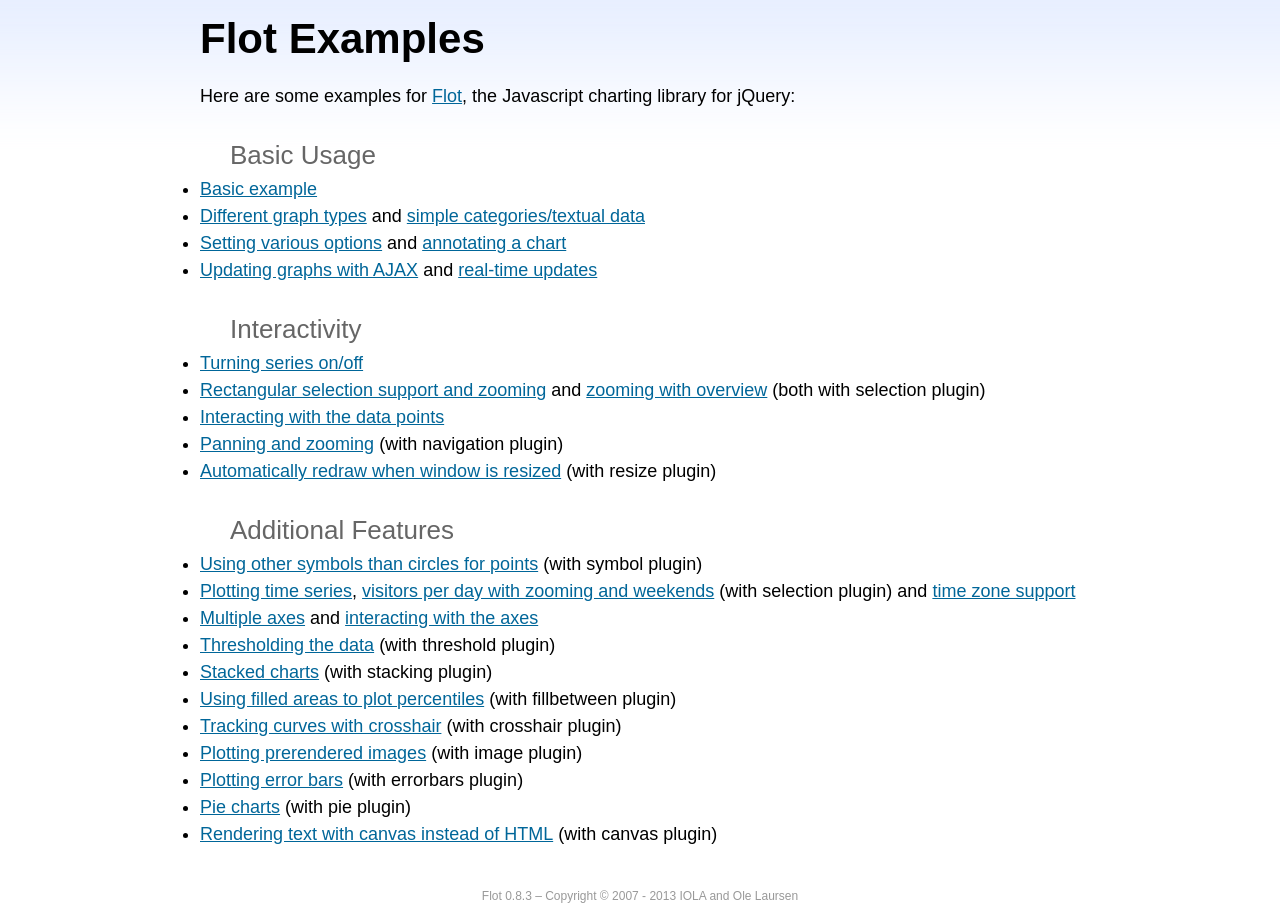
<file: skud/static/plugins/bower_components/flot/examples/index.html>
<!DOCTYPE html PUBLIC "-//W3C//DTD HTML 4.01//EN" "http://www.w3.org/TR/html4/strict.dtd">
<html>
<head>
	<meta http-equiv="Content-Type" content="text/html; charset=utf-8">
	<title>Flot Examples</title>
	<link href="examples.css" rel="stylesheet" type="text/css">
	<style>

	h3 {
		margin-top: 30px;
		margin-bottom: 5px;
	}

	</style>
	<script language="javascript" type="text/javascript" src="../jquery.js"></script>
	<script language="javascript" type="text/javascript" src="../jquery.flot.js"></script>
	<script type="text/javascript">

	$(function() {

		// Add the Flot version string to the footer

		$("#footer").prepend("Flot " + $.plot.version + " &ndash; ");
	});

	</script>
</head>
<body>

	<div id="header">
		<h2>Flot Examples</h2>
	</div>

	<div id="content">

		<p>Here are some examples for <a href="http://www.flotcharts.org">Flot</a>, the Javascript charting library for jQuery:</p>

		<h3>Basic Usage</h3>

		<ul>
			<li><a href="basic-usage/index.html">Basic example</a></li>
			<li><a href="series-types/index.html">Different graph types</a> and <a href="categories/index.html">simple categories/textual data</a></li>
			<li><a href="basic-options/index.html">Setting various options</a> and <a href="annotating/index.html">annotating a chart</a></li>
			<li><a href="ajax/index.html">Updating graphs with AJAX</a> and <a href="realtime/index.html">real-time updates</a></li>
		</ul>

		<h3>Interactivity</h3>

		<ul>
			<li><a href="series-toggle/index.html">Turning series on/off</a></li>
			<li><a href="selection/index.html">Rectangular selection support and zooming</a> and <a href="zooming/index.html">zooming with overview</a> (both with selection plugin)</li>
			<li><a href="interacting/index.html">Interacting with the data points</a></li>
			<li><a href="navigate/index.html">Panning and zooming</a> (with navigation plugin)</li>
			<li><a href="resize/index.html">Automatically redraw when window is resized</a> (with resize plugin)</li>
		</ul>

		<h3>Additional Features</h3>

		<ul>
			<li><a href="symbols/index.html">Using other symbols than circles for points</a> (with symbol plugin)</li>
			<li><a href="axes-time/index.html">Plotting time series</a>, <a href="visitors/index.html">visitors per day with zooming and weekends</a> (with selection plugin) and <a href="axes-time-zones/index.html">time zone support</a></li>
			<li><a href="axes-multiple/index.html">Multiple axes</a> and <a href="axes-interacting/index.html">interacting with the axes</a></li>
			<li><a href="threshold/index.html">Thresholding the data</a> (with threshold plugin)</li>
			<li><a href="stacking/index.html">Stacked charts</a> (with stacking plugin)</li>
			<li><a href="percentiles/index.html">Using filled areas to plot percentiles</a> (with fillbetween plugin)</li>
			<li><a href="tracking/index.html">Tracking curves with crosshair</a> (with crosshair plugin)</li>
			<li><a href="image/index.html">Plotting prerendered images</a> (with image plugin)</li>
			<li><a href="series-errorbars/index.html">Plotting error bars</a> (with errorbars plugin)</li>
			<li><a href="series-pie/index.html">Pie charts</a> (with pie plugin)</li>
			<li><a href="canvas/index.html">Rendering text with canvas instead of HTML</a> (with canvas plugin)</li>
		</ul>

	</div>

	<div id="footer">
		Copyright &copy; 2007 - 2013 IOLA and Ole Laursen
	</div>

</body>
</html>
</file>
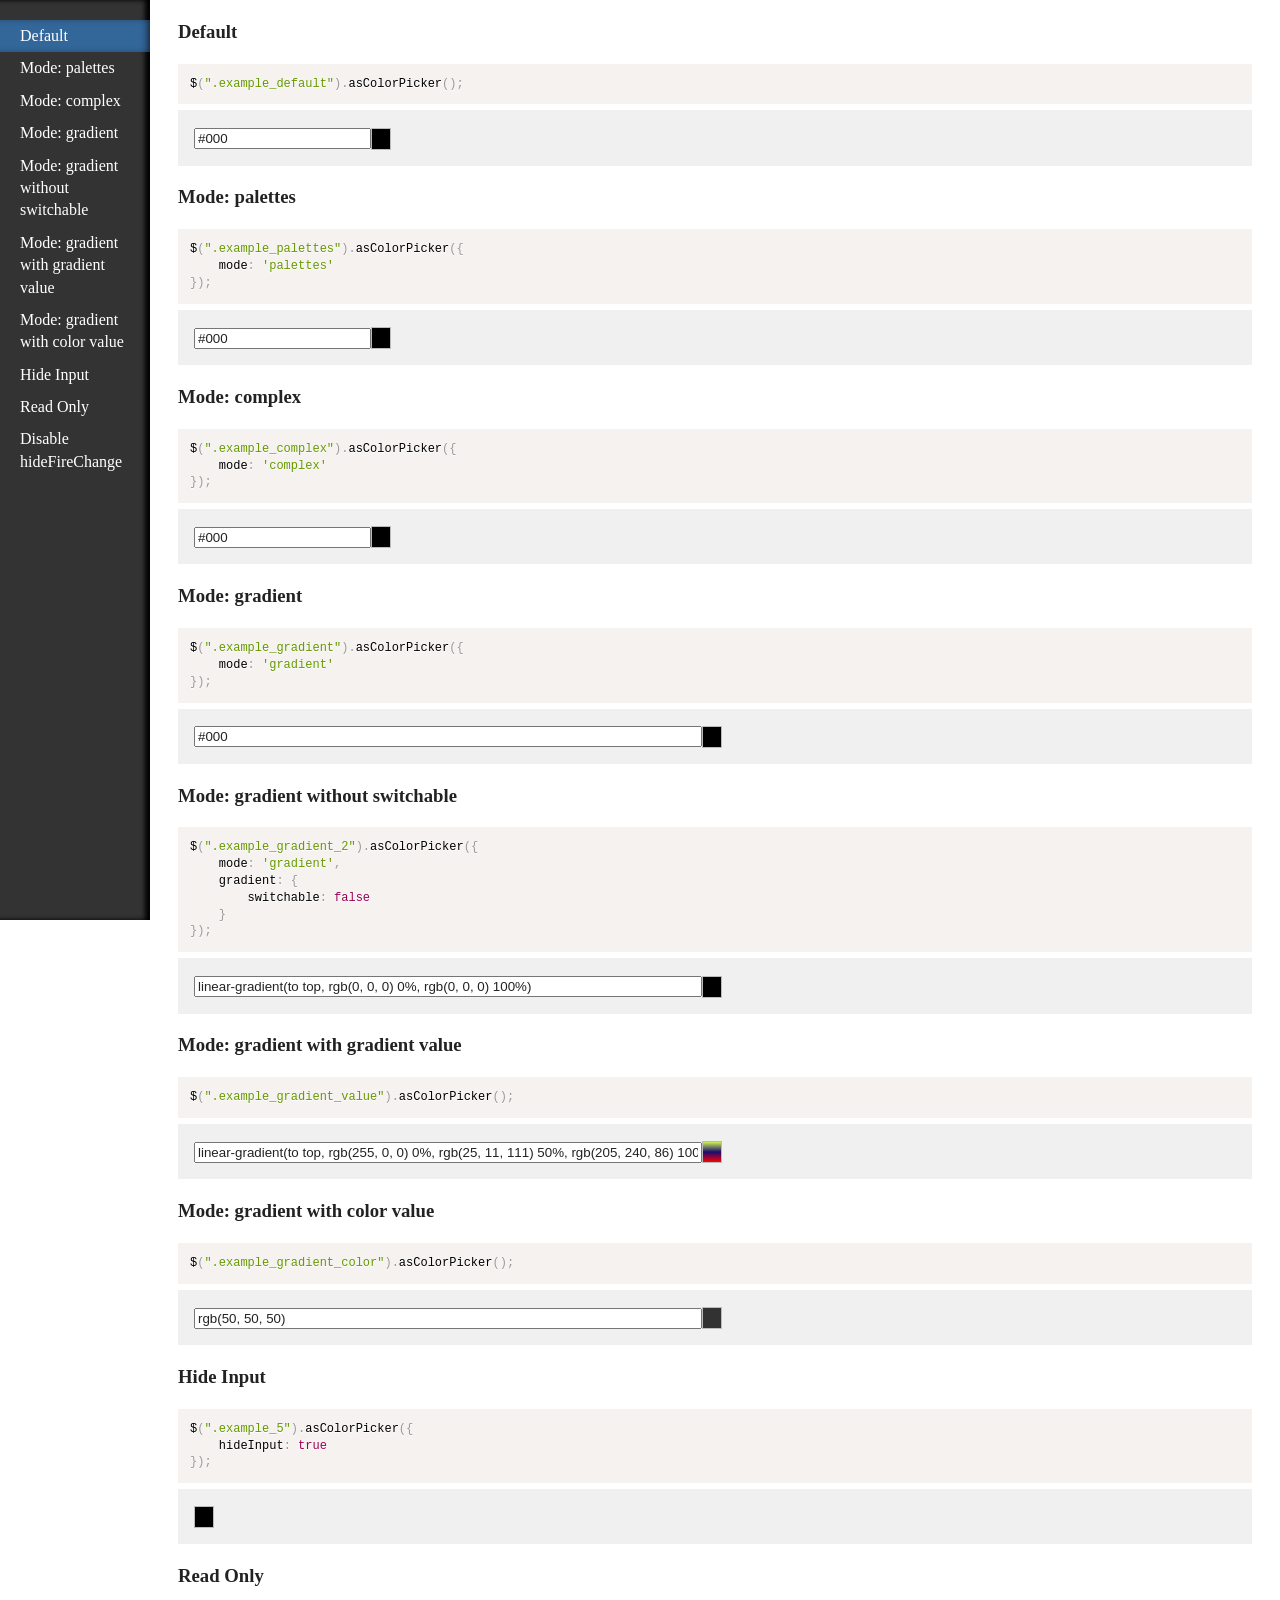
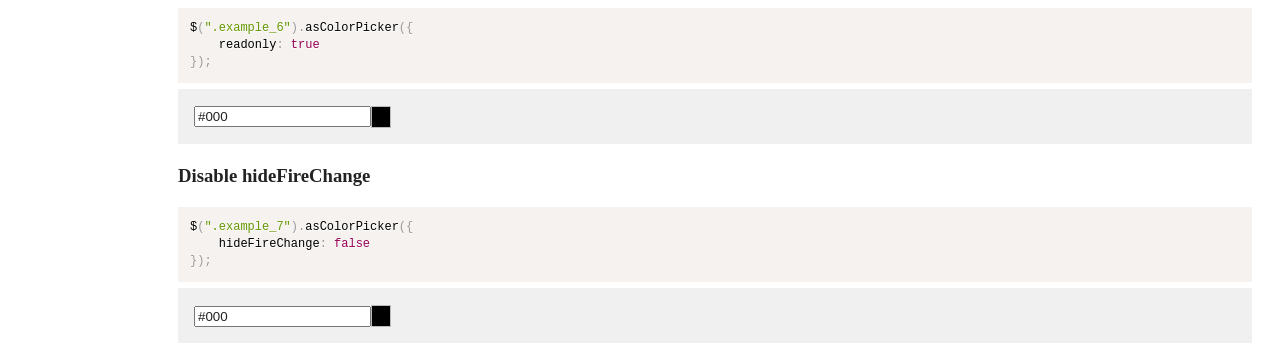
<file: skud/static/plugins/bower_components/jquery-asColorPicker-master/demo/index.html>
<!DOCTYPE html>
<!--[if lt IE 7]>      <html class="no-js lt-ie9 lt-ie8 lt-ie7"> <![endif]-->
<!--[if IE 7]>         <html class="no-js lt-ie9 lt-ie8"> <![endif]-->
<!--[if IE 8]>         <html class="no-js lt-ie9"> <![endif]-->
<!--[if gt IE 8]><!--> <html class="no-js"> <!--<![endif]-->
    <head>
        <meta charset="utf-8">
        <meta http-equiv="X-UA-Compatible" content="IE=edge,chrome=1">
        <title>asColorPicker</title>
        <meta name="description" content="">
        <meta name="viewport" content="width=device-width">

        <link rel="stylesheet" href="css/prism.css">
        <link rel="stylesheet" href="css/main.css">       
        <link rel="stylesheet" href="../css/asColorPicker.css">

        <script src="../libs/jquery.min.js"></script>
        <script src="js/jquery.toc.js"></script>
        <script src="js/prism.js"></script>

        <script src="../libs/jquery-asColor.js"></script>
		<script src="../libs/jquery-asGradient.js"></script>
        <script src="../src/core.js"></script>
        <script src="../src/trigger.js"></script>
        <script src="../src/alpha.js"></script>
        <script src="../src/buttons.js"></script>
        <script src="../src/gradient.js"></script>
        <script src="../src/hue.js"></script>
        <script src="../src/buttons.js"></script>
        <script src="../src/hex.js"></script>
        <script src="../src/info.js"></script>
        <script src="../src/keyboard.js"></script>
        <script src="../src/palettes.js"></script>
        <script src="../src/preview.js"></script>
        <script src="../src/saturation.js"></script>
        <script src="../src/clear.js"></script>
    </head>
<body>
<!--[if lt IE 7]>
    <p class="chromeframe">You are using an outdated browser. <a href="http://browsehappy.com/">Upgrade your browser today</a> or <a href="http://www.google.com/chromeframe/?redirect=true">install Google Chrome Frame</a> to better experience this site.</p>
<![endif]-->

<div id="toc"></div>
<div id="wrapper">
    <section>
        <h3>Default</h3>
        <pre class="has-example"><code class="language-javascript">
$(".example_default").asColorPicker();
        </code></pre>
        <div class="example">
            <input type='text' class="example_default" value="#000" />                
            <script>
                $(document).ready(function() {
                    $(".example_default").asColorPicker();
                });
            </script>
        </div>
    </section>

    <section>
        <h3>Mode: palettes</h3>
        <pre class="has-example"><code class="language-javascript">
$(".example_palettes").asColorPicker({
    mode: 'palettes'
});
        </code></pre>
        <div class="example">
            <input type='text' class="example_palettes" data-mode="palettes" value="#000" />                
            <script>
                $(document).ready(function() {
                    $(".example_palettes").asColorPicker();
                });
            </script>
        </div>
    </section>

    <section>
        <h3>Mode: complex</h3>
        <pre class="has-example"><code class="language-javascript">
$(".example_complex").asColorPicker({
    mode: 'complex'
});
        </code></pre>
        <div class="example">
            <input type='text' class="example_complex" data-mode="complex" value="#000" />                
            <script>
                $(document).ready(function() {
                    $(".example_complex").asColorPicker();
                });
            </script>
        </div>
    </section>

    <section>
        <h3>Mode: gradient</h3>
        <pre class="has-example"><code class="language-javascript">
$(".example_gradient").asColorPicker({
    mode: 'gradient'
});
        </code></pre>
        <div class="example">
            <input type='text' class="example_gradient" data-mode="gradient" value="#000" style="width: 500px" />                
            <script>
                $(document).ready(function() {
                    $(".example_gradient").asColorPicker();
                });
            </script>
        </div>
    </section>

    <section>
        <h3>Mode: gradient without switchable</h3>
        <pre class="has-example"><code class="language-javascript">
$(".example_gradient_2").asColorPicker({
    mode: 'gradient',
    gradient: {
        switchable: false
    }
});
        </code></pre>
        <div class="example">
            <input type='text' class="example_gradient_2" data-mode="gradient" value="#000" style="width: 500px" />                
            <script>
                $(document).ready(function() {
                    $(".example_gradient_2").asColorPicker({
                        gradient: {
                            switchable: false
                        }
                    });
                });
            </script>
        </div>
    </section>

    <section>
        <h3>Mode: gradient with gradient value</h3>
        <pre class="has-example"><code class="language-javascript">
$(".example_gradient_value").asColorPicker();
        </code></pre>
        <div class="example">
            <input type='text' class="example_gradient_value" data-mode="gradient" value="linear-gradient(0deg,#ff0000 0%,rgba(25,11,111,1) 50%,rgba(205,240,86,1) 100%)" style="width: 500px" />                
            <script>
                $(document).ready(function() {
                    $(".example_gradient_value").asColorPicker();
                });
            </script>
        </div>
    </section>

    <section>
        <h3>Mode: gradient with color value</h3>
        <pre class="has-example"><code class="language-javascript">
$(".example_gradient_color").asColorPicker();
        </code></pre>
        <div class="example">
            <input type='text' class="example_gradient_color" data-mode="gradient" value="rgb(50, 50, 50)" style="width: 500px" />                
            <script>
                $(document).ready(function() {
                    $(".example_gradient_color").asColorPicker();
                });
            </script>
        </div>
    </section>


    <section>
        <h3>Hide Input</h3>
        <pre class="has-example"><code class="language-javascript">
$(".example_5").asColorPicker({
    hideInput: true
});
        </code></pre>
        <div class="example">
            <input type='text' class="example_5" value="#000" />                
            <script>
                $(document).ready(function() {
                    $(".example_5").asColorPicker({
                        hideInput: true
                    });
                });
            </script>
        </div>
    </section>

    <section>
        <h3>Read Only</h3>
        <pre class="has-example"><code class="language-javascript">
$(".example_6").asColorPicker({
    readonly: true
});
        </code></pre>
        <div class="example">
            <input type='text' class="example_6" value="#000" />                
            <script>
                $(document).ready(function() {
                    $(".example_6").asColorPicker({
                        readonly: true
                    });
                });
            </script>
        </div>
    </section>
    <section>
        <h3>Disable hideFireChange</h3>
        <pre class="has-example"><code class="language-javascript">
$(".example_7").asColorPicker({
    hideFireChange: false
});
        </code></pre>
        <div class="example">
            <input type='text' class="example_7" value="#000" />                
            <script>
                $(document).ready(function() {
                    $(".example_7").asColorPicker({
                        hideFireChange: false
                    });
                });
            </script>
        </div>
    </section>
</div>

<script>
(function(){
    $('#toc').toc();
    })();
</script>
</body>
</html>
</file>
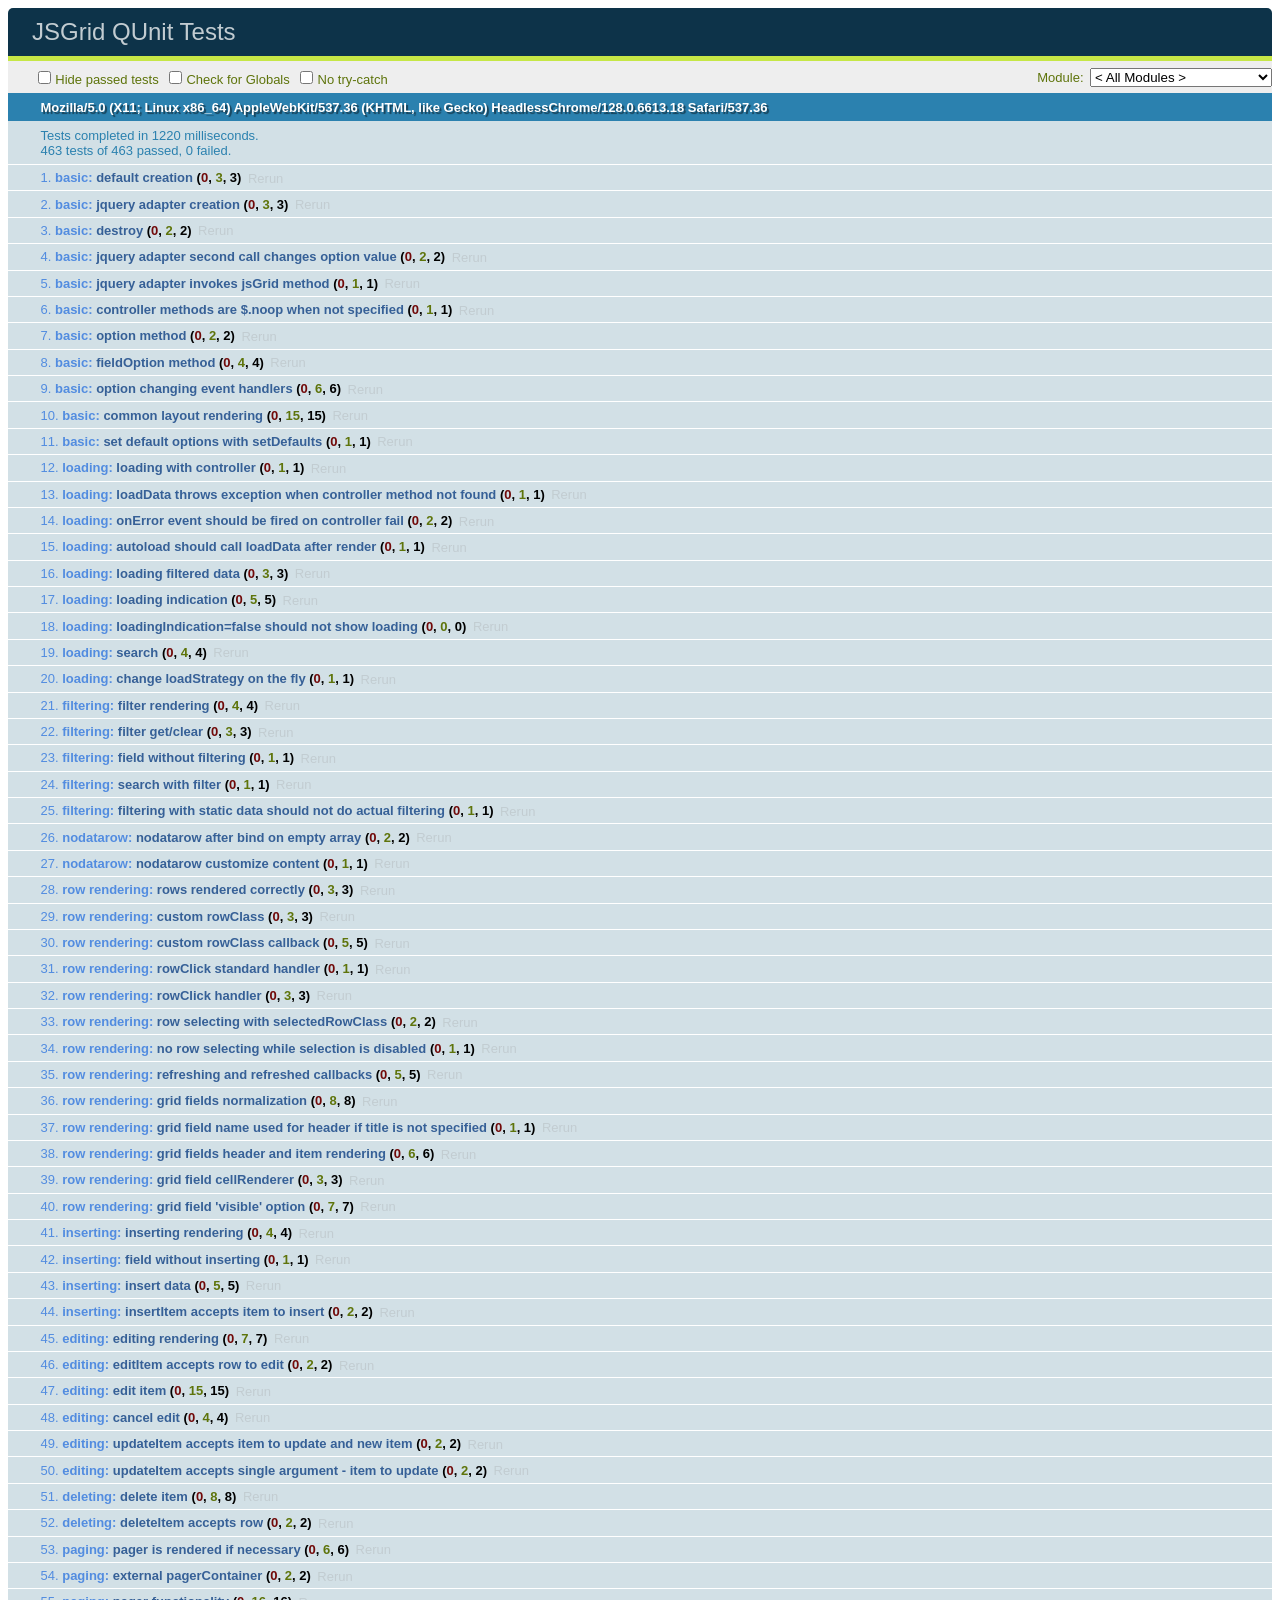
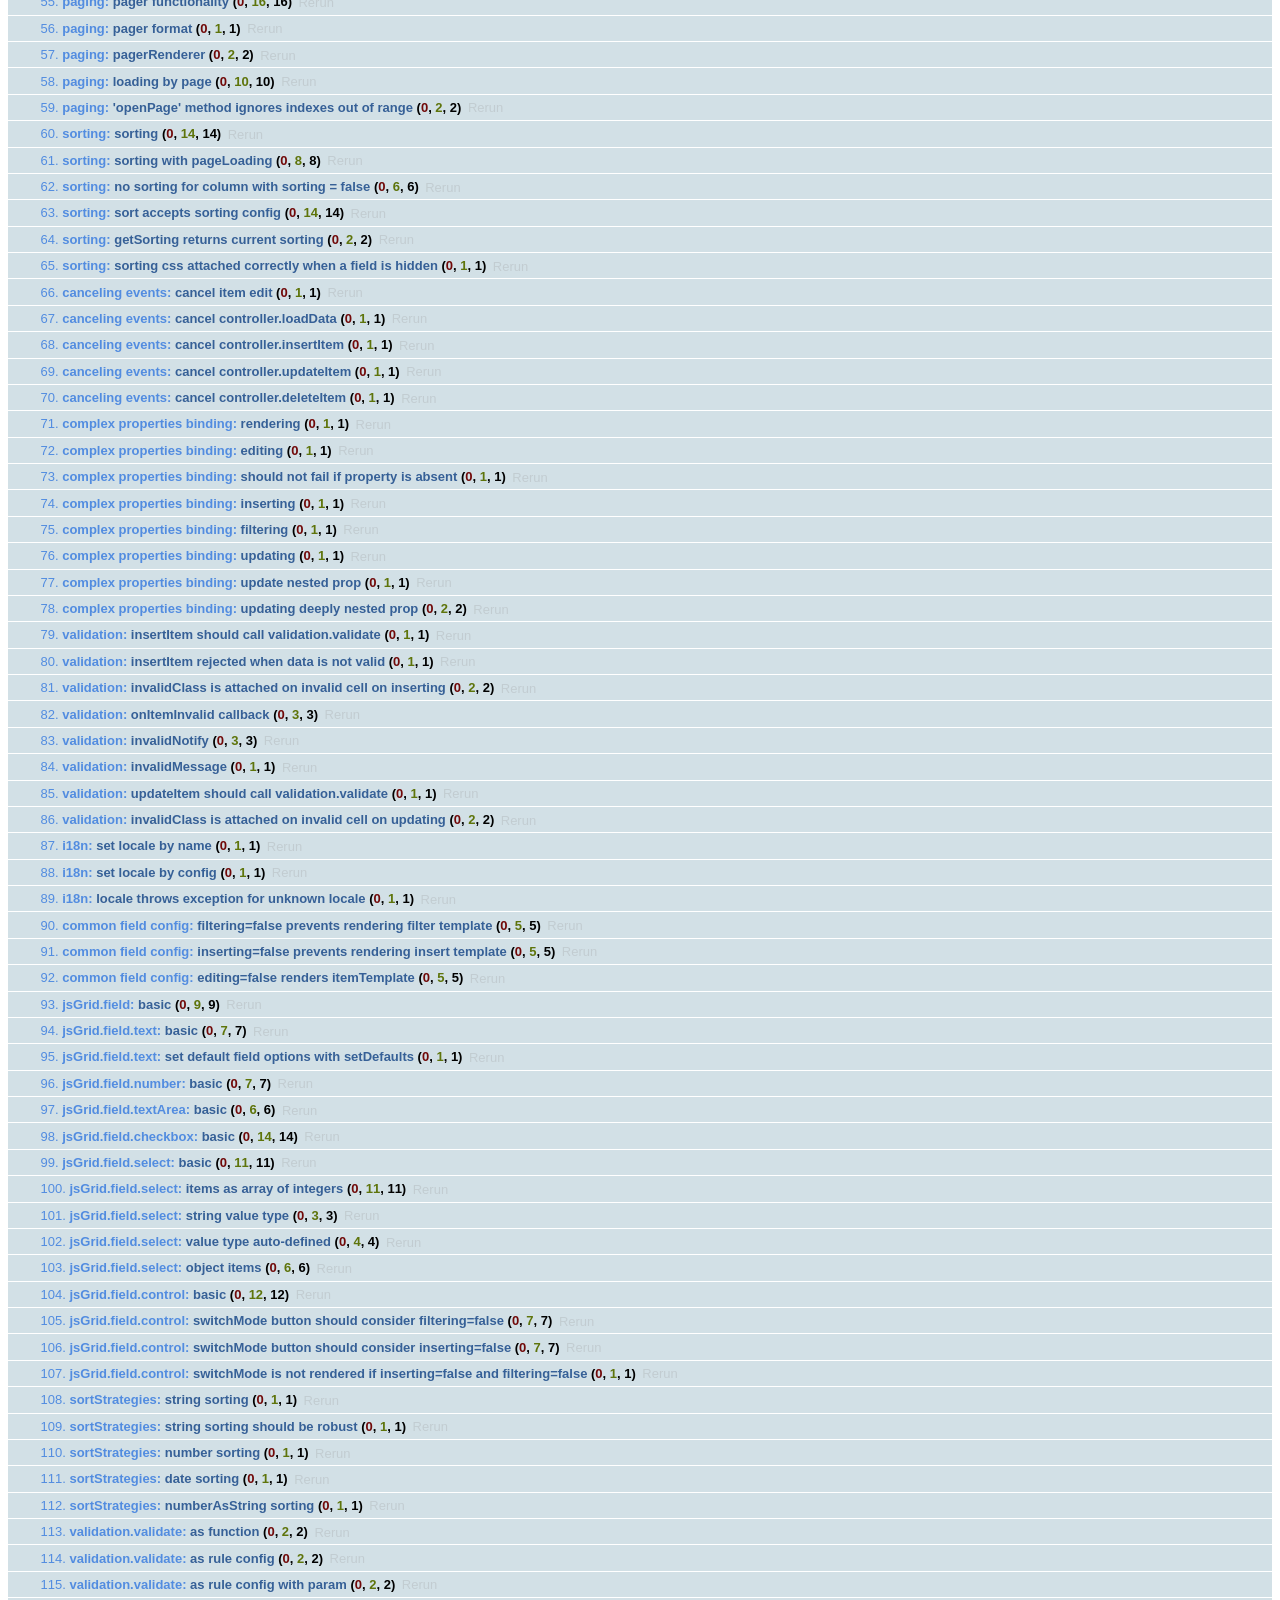
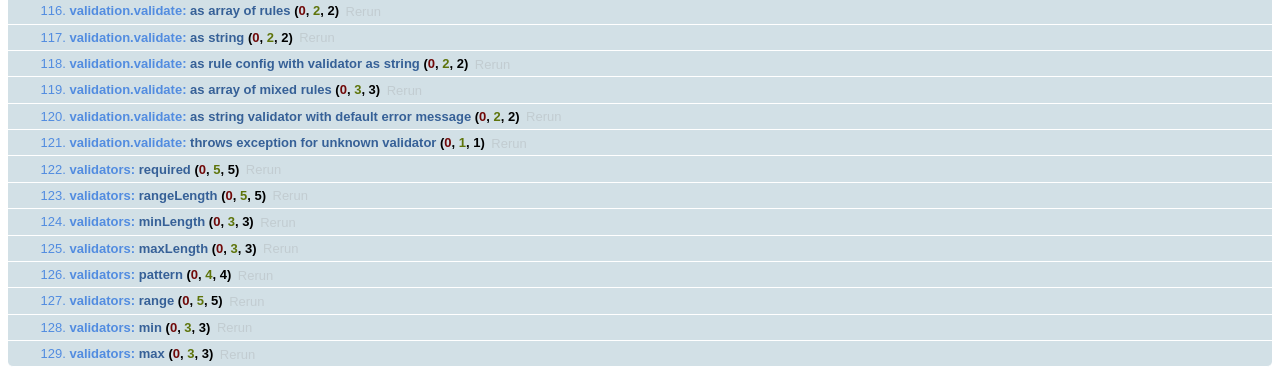
<file: skud/static/plugins/bower_components/jsgrid/tests/index.html>
<!DOCTYPE html>
<html>
<head>
    <meta charset="utf-8">
    <title>JSGrid QUnit Tests</title>
    <link rel="stylesheet" href="../external/qunit/qunit-1.10.0.css">
</head>
<body>
    <div id="qunit"></div>

    <div id="qunit-fixture">
        <div id="jsGrid"></div>
    </div>

    <script src="../external/qunit/qunit-1.10.0.js"></script>

    <script src="../external/jquery/jquery-1.8.3.js"></script>

    <script src="../src/jsgrid.core.js"></script>
    <script src="../src/jsgrid.load-indicator.js"></script>
    <script src="../src/jsgrid.load-strategies.js"></script>
    <script src="../src/jsgrid.sort-strategies.js"></script>
    <script src="../src/jsgrid.validation.js"></script>
    <script src="../src/jsgrid.field.js"></script>
    <script src="../src/fields/jsgrid.field.text.js"></script>
    <script src="../src/fields/jsgrid.field.number.js"></script>
    <script src="../src/fields/jsgrid.field.textarea.js"></script>
    <script src="../src/fields/jsgrid.field.checkbox.js"></script>
    <script src="../src/fields/jsgrid.field.select.js"></script>
    <script src="../src/fields/jsgrid.field.control.js"></script>

    <script src="jsgrid.tests.js"></script>
    <script src="jsgrid.field.tests.js"></script>
    <script src="jsgrid.sort-strategies.tests.js"></script>
    <script src="jsgrid.validation.tests.js"></script>
</body>
</html>
</file>
<file: skud/static/plugins/bower_components/flot/examples/examples.css>
* {	padding: 0; margin: 0; vertical-align: top; }

body {
	background: url(background.png) repeat-x;
	font: 18px/1.5em "proxima-nova", Helvetica, Arial, sans-serif;
}

a {	color: #069; }
a:hover { color: #28b; }

h2 {
	margin-top: 15px;
	font: normal 32px "omnes-pro", Helvetica, Arial, sans-serif;
}

h3 {
	margin-left: 30px;
	font: normal 26px "omnes-pro", Helvetica, Arial, sans-serif;
	color: #666;
}

p {
	margin-top: 10px;
}

button {
	font-size: 18px;
	padding: 1px 7px;
}

input {
	font-size: 18px;
}

input[type=checkbox] {
	margin: 7px;
}

#header {
	position: relative;
	width: 900px;
	margin: auto;
}

#header h2 {
	margin-left: 10px;
	vertical-align: middle;
	font-size: 42px;
	font-weight: bold;
	text-decoration: none;
	color: #000;
}

#content {
	width: 880px;
	margin: 0 auto;
	padding: 10px;
}

#footer {
	margin-top: 25px;
	margin-bottom: 10px;
	text-align: center;
	font-size: 12px;
	color: #999;
}

.demo-container {
	box-sizing: border-box;
	width: 850px;
	height: 450px;
	padding: 20px 15px 15px 15px;
	margin: 15px auto 30px auto;
	border: 1px solid #ddd;
	background: #fff;
	background: linear-gradient(#f6f6f6 0, #fff 50px);
	background: -o-linear-gradient(#f6f6f6 0, #fff 50px);
	background: -ms-linear-gradient(#f6f6f6 0, #fff 50px);
	background: -moz-linear-gradient(#f6f6f6 0, #fff 50px);
	background: -webkit-linear-gradient(#f6f6f6 0, #fff 50px);
	box-shadow: 0 3px 10px rgba(0,0,0,0.15);
	-o-box-shadow: 0 3px 10px rgba(0,0,0,0.1);
	-ms-box-shadow: 0 3px 10px rgba(0,0,0,0.1);
	-moz-box-shadow: 0 3px 10px rgba(0,0,0,0.1);
	-webkit-box-shadow: 0 3px 10px rgba(0,0,0,0.1);
}

.demo-placeholder {
	width: 100%;
	height: 100%;
	font-size: 14px;
	line-height: 1.2em;
}

.legend table {
	border-spacing: 5px;
}
</file>
<file: skud/static/plugins/bower_components/jquery-asColorPicker-master/demo/css/prism.css>
/**
 * prism.js default theme for JavaScript, CSS and HTML
 * Based on dabblet (http://dabblet.com)
 * @author Lea Verou
 */

code[class*="language-"],
pre[class*="language-"] {
	color: black;
	text-shadow: 0 1px white;
	font-family: Consolas, Monaco, 'Andale Mono', monospace;
	direction: ltr;
	text-align: left;
	white-space: pre;
	word-spacing: normal;
	
	-moz-tab-size: 4;
	-o-tab-size: 4;
	tab-size: 4;
	
	-webkit-hyphens: none;
	-moz-hyphens: none;
	-ms-hyphens: none;
	hyphens: none;
}

/* Code blocks */
pre[class*="language-"] {
	padding: 1em;
	margin: .5em 0;
	overflow: auto;	
}

:not(pre) > code[class*="language-"],
pre[class*="language-"] {
	background: #f5f2f0;
}

/* Inline code */
:not(pre) > code[class*="language-"] {
	padding: .1em;
	border-radius: .3em;
}

.token.comment,
.token.prolog,
.token.doctype,
.token.cdata {
	color: slategray;
}

.token.punctuation {
	color: #999;
}

.namespace {
	opacity: .7;
}

.token.property,
.token.tag,
.token.boolean,
.token.number {
	color: #905;
}

.token.selector,
.token.attr-name,
.token.string {
	color: #690;
}

.token.operator,
.token.entity,
.token.url,
.language-css .token.string,
.style .token.string {
	color: #a67f59;
	background: hsla(0,0%,100%,.5);
}

.token.atrule,
.token.attr-value,
.token.keyword {
	color: #07a;
}


.token.regex,
.token.important {
	color: #e90;
}

.token.important {
	font-weight: bold;
}

.token.entity {
	cursor: help;
}
</file>
<file: skud/static/plugins/bower_components/jquery-asColorPicker-master/demo/css/main.css>
/*
 * HTML5 Boilerplate
 *
 * What follows is the result of much research on cross-browser styling.
 * Credit left inline and big thanks to Nicolas Gallagher, Jonathan Neal,
 * Kroc Camen, and the H5BP dev community and team.
 */

/* ==========================================================================
   Base styles: opinionated defaults
   ========================================================================== */

html,
button,
input,
select,
textarea {
    color: #222;
}

body {
    font-size: 1em;
    line-height: 1.4;
}

/*
 * Remove text-shadow in selection highlight: h5bp.com/i
 * These selection declarations have to be separate.
 * Customize the background color to match your design.
 */

::-moz-selection {
    background: #b3d4fc;
    text-shadow: none;
}

::selection {
    background: #b3d4fc;
    text-shadow: none;
}

/*
 * A better looking default horizontal rule
 */

hr {
    display: block;
    height: 1px;
    border: 0;
    border-top: 1px solid #ccc;
    margin: 1em 0;
    padding: 0;
}

/*
 * Remove the gap between images and the bottom of their containers: h5bp.com/i/440
 */

img {
    vertical-align: middle;
}

/*
 * Remove default fieldset styles.
 */

fieldset {
    border: 0;
    margin: 0;
    padding: 0;
}

/*
 * Allow only vertical resizing of textareas.
 */

textarea {
    resize: vertical;
}

/* ==========================================================================
   Chrome Frame prompt
   ========================================================================== */

.chromeframe {
    margin: 0.2em 0;
    background: #ccc;
    color: #000;
    padding: 0.2em 0;
}

/* ==========================================================================
   Author's custom styles
   ========================================================================== */
#toc {
    top: 0px;
    left: 0px;
    height: 100%;
    position: fixed;
    background: #333;
    box-shadow: inset -5px 0 5px 0px #000;
    width: 150px;
    padding-top: 20px;
    color: #fff;
}

#toc ul {
    margin: 0;
    padding: 0;
    list-style: none;
}

#toc li {
    padding: 5px 10px;
}

#toc a {
    color: #fff;
    text-decoration: none;
    display: block;
}

#toc .toc-h2 {
    padding-left: 10px;
}

#toc .toc-h3 {
    padding-left: 20px;
}

#toc .toc-active {
    background: #336699;
    box-shadow: inset -5px 0px 10px -5px #000;
}

#wrapper {
    margin: 0 20px 0 170px;
}
code, pre {
    font-size: 12px;
}


.example {
    background-color: #f0f0f0;
    margin-top: 0;
    padding: 1em;
}



/* positons */
.position_tooltip,.show {
    margin: 0.5em;
    background: #ddddff;
    padding: 10px;
    cursor: default;
    float:left;
    width: 100px;
    text-align: center;
}
.show {
    width: auto;
}
.trace {
    width: 200px;
    height: 100px;
}
.positon_wrap {
    overflow: hidden;
}
.position_tooltip:nth-child(3n+1){
    clear:left;
}








/* ==========================================================================
   Helper classes
   ========================================================================== */

/*
 * Image replacement
 */

.ir {
    background-color: transparent;
    border: 0;
    overflow: hidden;
    /* IE 6/7 fallback */
    *text-indent: -9999px;
}

.ir:before {
    content: "";
    display: block;
    width: 0;
    height: 100%;
}

/*
 * Hide from both screenreaders and browsers: h5bp.com/u
 */

.hidden {
    display: none !important;
    visibility: hidden;
}

/*
 * Hide only visually, but have it available for screenreaders: h5bp.com/v
 */

.visuallyhidden {
    border: 0;
    clip: rect(0 0 0 0);
    height: 1px;
    margin: -1px;
    overflow: hidden;
    padding: 0;
    position: absolute;
    width: 1px;
}

/*
 * Extends the .visuallyhidden class to allow the element to be focusable
 * when navigated to via the keyboard: h5bp.com/p
 */

.visuallyhidden.focusable:active,
.visuallyhidden.focusable:focus {
    clip: auto;
    height: auto;
    margin: 0;
    overflow: visible;
    position: static;
    width: auto;
}

/*
 * Hide visually and from screenreaders, but maintain layout
 */

.invisible {
    visibility: hidden;
}

/*
 * Clearfix: contain floats
 *
 * For modern browsers
 * 1. The space content is one way to avoid an Opera bug when the
 *    `contenteditable` attribute is included anywhere else in the document.
 *    Otherwise it causes space to appear at the top and bottom of elements
 *    that receive the `clearfix` class.
 * 2. The use of `table` rather than `block` is only necessary if using
 *    `:before` to contain the top-margins of child elements.
 */

.clearfix:before,
.clearfix:after {
    content: " "; /* 1 */
    display: table; /* 2 */
}

.clearfix:after {
    clear: both;
}

/*
 * For IE 6/7 only
 * Include this rule to trigger hasLayout and contain floats.
 */

.clearfix {
    *zoom: 1;
}

/* ==========================================================================
   EXAMPLE Media Queries for Responsive Design.
   Theses examples override the primary ('mobile first') styles.
   Modify as content requires.
   ========================================================================== */

@media only screen and (min-width: 35em) {
    /* Style adjustments for viewports that meet the condition */
}

@media only screen and (-webkit-min-device-pixel-ratio: 1.5),
       only screen and (min-resolution: 144dpi) {
    /* Style adjustments for high resolution devices */
}

/* ==========================================================================
   Print styles.
   Inlined to avoid required HTTP connection: h5bp.com/r
   ========================================================================== */

@media print {
    * {
        background: transparent !important;
        color: #000 !important; /* Black prints faster: h5bp.com/s */
        box-shadow:none !important;
        text-shadow: none !important;
    }

    a,
    a:visited {
        text-decoration: underline;
    }

    a[href]:after {
        content: " (" attr(href) ")";
    }

    abbr[title]:after {
        content: " (" attr(title) ")";
    }

    /*
     * Don't show links for images, or javascript/internal links
     */

    .ir a:after,
    a[href^="javascript:"]:after,
    a[href^="#"]:after {
        content: "";
    }

    pre,
    blockquote {
        border: 1px solid #999;
        page-break-inside: avoid;
    }

    thead {
        display: table-header-group; /* h5bp.com/t */
    }

    tr,
    img {
        page-break-inside: avoid;
    }

    img {
        max-width: 100% !important;
    }

    @page {
        margin: 0.5cm;
    }

    p,
    h2,
    h3 {
        orphans: 3;
        widows: 3;
    }

    h2,
    h3 {
        page-break-after: avoid;
    }
}
</file>
<file: skud/static/plugins/bower_components/jquery-asColorPicker-master/css/asColorPicker.css>
.asColorPicker-wrap {
  position: relative;
  display: inline-block;
}
.asColorPicker_hideInput {
  display: none;
}
.asColorPicker_hideInput .asColorPicker-clear {
  display: none;
}
.asColorPicker-dropdown {
  -webkit-user-select: none;
     -moz-user-select: none;
      -ms-user-select: none;
          user-select: none;
  display: none;
  position: absolute;
  z-index: 9999;
}
.asColorPicker-dropdown * {
  margin: 0;
  padding: 0;
}
.asColorPicker_open {
  display: block;
}
.asColorPicker-mask {
  position: fixed;
  top: 0;
  left: 0;
  width: 100%;
  height: 100%;
  z-index: 9998;
}
.asColorPicker-trigger {
  display: inline-block;
  position: relative;
}
.asColorPicker-trigger {
  cursor: pointer;
  width: 18px;
  height: 20px;
  background-image: url('../images/transparent.png');
}
.asColorPicker-trigger span {
  width: 100%;
  height: 100%;
  display: inline-block;
}
.asColorPicker-input,
.asColorPicker-trigger {
  vertical-align: middle;
}
.asColorPicker-clear {
  display: none;
  position: absolute;
  top: 0;
  right: 26px;
  color: #777;
  text-decoration: none;
}
.asColorPicker-clear:after {
  content: 'x';
}
.asColorPicker-wrap:hover .asColorPicker-clear {
  display: inline-block;
}
.asColorPicker-preview {
  float: left;
  list-style: none;
}
.asColorPicker-preview li {
  background-image: url('../images/transparent.png');
  vertical-align: top;
  display: inline-block;
  *display: inline;
  *zoom: 1;
}
.asColorPicker-preview li span {
  height: 100%;
  display: block;
}
.asColorPicker-preview-previous {
  cursor: pointer;
}
.asColorPicker-palettes ul {
  display: block;
}
.asColorPicker-palettes ul:before,
.asColorPicker-palettes ul:after {
  content: "";
  display: table;
}
.asColorPicker-palettes ul:after {
  clear: both;
}
.asColorPicker-palettes li {
  background-image: url('../images/transparent.png');
  display: block;
  float: left;
  text-indent: 100%;
  white-space: nowrap;
  overflow: hidden;
  cursor: pointer;
}
.asColorPicker-palettes li span {
  height: 100%;
  display: block;
}
.asColorPicker-saturation {
  clear: both;
  position: relative;
  display: inline-block;
  *display: inline;
  *zoom: 1;
  width: 175px;
  height: 175px;
  background-image: url("../images/saturation.png");
}
.asColorPicker-saturation i {
  position: absolute;
}
.asColorPicker-hue,
.asColorPicker-alpha {
  cursor: pointer;
  position: relative;
  display: inline-block;
  *display: inline;
  *zoom: 1;
  width: 20px;
  height: 175px;
}
.asColorPicker-hue i,
.asColorPicker-alpha i {
  position: absolute;
  cursor: row-resize;
}
.asColorPicker-hue {
  background-image: url('../images/hue.png');
}
.asColorPicker-alpha {
  background-image: url('../images/alpha.png');
}
.asColorPicker-buttons a,
.asColorPicker-gradient-control a {
  text-decoration: none;
  cursor: pointer;
}
.asColorPicker-gradient {
  display: none;
}
.asColorPicker-gradient_enable {
  display: block;
}
.asColorPicker-gradient-preview {
  float: left;
  height: 20px;
}
.asColorPicker-gradient-markers {
  position: relative;
  width: 100%;
}
.asColorPicker-gradient-marker {
  position: absolute;
  outline: none;
}
.asColorPicker-gradient-wheel {
  float: left;
  position: relative;
  border: 1px solid #bbbbbb;
  border-radius: 100%;
  width: 20px;
  height: 20px;
}
.asColorPicker-gradient-wheel i {
  width: 3px;
  height: 3px;
  position: absolute;
  border-radius: 100%;
}
.asColorPicker-gradient-angle {
  float: left;
}
.asColorPicker-dropdown {
  background: #fefefe;
  padding: 10px;
  border: 1px solid #bbbbbb;
  min-width: 205px;
  max-width: 235px;
}
[data-mode="palettes"] .asColorPicker-dropdown {
  min-width: auto;
  max-width: auto;
}
.asColorPicker-trigger {
  border: 1px solid #bbbbbb;
}
.asColorPicker-saturation {
  -webkit-box-shadow: inset 0 0 0 1px rgba(0, 0, 0, 0.05);
          box-shadow: inset 0 0 0 1px rgba(0, 0, 0, 0.05);
}
.asColorPicker-saturation i {
  width: 5px;
  height: 5px;
  margin-left: -2px;
  margin-top: -2px;
  border-radius: 100%;
  border: 2px
			solid #fff;
}
.asColorPicker-hue,
.asColorPicker-alpha {
  margin-left: 10px;
  -webkit-box-shadow: inset 0 0 0 1px rgba(0, 0, 0, 0.05);
          box-shadow: inset 0 0 0 1px rgba(0, 0, 0, 0.05);
}
.asColorPicker-hue i,
.asColorPicker-alpha i {
  width: 20px;
  height: 2px;
  margin-top: -2px;
  left: -2px;
  border: 2px solid #fff;
}
.asColorPicker-preview {
  position: relative;
  height: 33px;
  margin-bottom: 10px;
  margin-right: 10px;
}
.asColorPicker-preview:after {
  position: absolute;
  top: 0;
  left: 0;
  width: 100%;
  height: 100%;
  -webkit-box-shadow: inset 0 0 0 1px rgba(0, 0, 0, 0.05);
          box-shadow: inset 0 0 0 1px rgba(0, 0, 0, 0.05);
  content: '';
  pointer-events: none;
}
.asColorPicker-preview li {
  width: 48px;
  height: 33px;
}
.asColorPicker-hex {
  width: 100px;
  border-color: rgba(0, 0, 0, 0.05);
}
.asColorPicker-palettes li {
  width: 21px;
  height: 15px;
  margin-right: 6px;
  margin-bottom: 3px;
}
.asColorPicker-palettes li span {
  -webkit-box-sizing: border-box;
          box-sizing: border-box;
  border: 1px solid rgba(0, 0, 0, 0.05);
}
.asColorPicker-palettes li:nth-child(5n) {
  margin-right: 0;
}
[data-mode="palettes"] .asColorPicker-palettes li:nth-child(5n) {
  margin-right: 6px;
}
.asColorPicker-buttons,
.asColorPicker-gradient-control {
  float: right;
}
.asColorPicker-buttons a,
.asColorPicker-gradient-control a {
  margin-left: 5px;
}
.asColorPicker-gradient {
  margin-top: 10px;
  padding-top: 20px;
  border-top: 1px solid rgba(0, 0, 0, 0.05);
}
.asColorPicker-gradient-preview {
  position: relative;
  width: 160px;
  border: 1px solid rgba(0, 0, 0, 0.05);
}
.asColorPicker-gradient-preview:after {
  position: absolute;
  top: 0;
  left: 0;
  width: 100%;
  height: 100%;
  background-image: url('../images/transparent.png');
  content: '';
  z-index: -1;
}
.asColorPicker-gradient-markers {
  top: -16px;
  width: 160px;
  height: 16px;
  display: block;
  list-style: none;
  margin: 0;
  padding: 0;
}
.asColorPicker-gradient-marker {
  width: 10px;
  height: 10px;
  margin-left: -6px;
  border: 1px solid #bbbbbb;
  background: #fff;
}
.asColorPicker-gradient-marker span {
  display: block;
  width: 100%;
  height: 100%;
}
.asColorPicker-gradient-marker i {
  position: absolute;
  left: 2px;
  bottom: -3px;
  width: 4px;
  height: 4px;
  border: 1px solid transparent;
  border-right-color: rgba(0, 0, 0, 0.05);
  border-bottom-color: rgba(0, 0, 0, 0.05);
  background: #fff;
  -webkit-transform: rotate(45deg);
  -ms-transform: rotate(45deg);
   -o-transform: rotate(45deg);
      transform: rotate(45deg);
}
.asColorPicker-gradient-marker_active {
  border: 2px solid #41a9e5;
  z-index: 1;
}
.asColorPicker-gradient-marker_active i {
  left: 1px;
  border: 2px solid transparent;
  border-right-color: #41a9e5;
  border-bottom-color: #41a9e5;
}
.asColorPicker-gradient-wheel {
  margin-left: 10px;
}
.asColorPicker-gradient-wheel i {
  background-color: #888888;
}
.asColorPicker-gradient-angle {
  margin-left: 10px;
  width: 24px;
}
</file>
<file: skud/static/plugins/bower_components/jsgrid/external/qunit/qunit-1.10.0.css>
/**
 * QUnit v1.10.0 - A JavaScript Unit Testing Framework
 *
 * http://qunitjs.com
 *
 * Copyright 2012 jQuery Foundation and other contributors
 * Released under the MIT license.
 * http://jquery.org/license
 */

/** Font Family and Sizes */

#qunit-tests, #qunit-header, #qunit-banner, #qunit-testrunner-toolbar, #qunit-userAgent, #qunit-testresult {
	font-family: "Helvetica Neue Light", "HelveticaNeue-Light", "Helvetica Neue", Calibri, Helvetica, Arial, sans-serif;
}

#qunit-testrunner-toolbar, #qunit-userAgent, #qunit-testresult, #qunit-tests li { font-size: small; }
#qunit-tests { font-size: smaller; }


/** Resets */

#qunit-tests, #qunit-tests ol, #qunit-header, #qunit-banner, #qunit-userAgent, #qunit-testresult, #qunit-modulefilter {
	margin: 0;
	padding: 0;
}


/** Header */

#qunit-header {
	padding: 0.5em 0 0.5em 1em;

	color: #8699a4;
	background-color: #0d3349;

	font-size: 1.5em;
	line-height: 1em;
	font-weight: normal;

	border-radius: 5px 5px 0 0;
	-moz-border-radius: 5px 5px 0 0;
	-webkit-border-top-right-radius: 5px;
	-webkit-border-top-left-radius: 5px;
}

#qunit-header a {
	text-decoration: none;
	color: #c2ccd1;
}

#qunit-header a:hover,
#qunit-header a:focus {
	color: #fff;
}

#qunit-testrunner-toolbar label {
	display: inline-block;
	padding: 0 .5em 0 .1em;
}

#qunit-banner {
	height: 5px;
}

#qunit-testrunner-toolbar {
	padding: 0.5em 0 0.5em 2em;
	color: #5E740B;
	background-color: #eee;
	overflow: hidden;
}

#qunit-userAgent {
	padding: 0.5em 0 0.5em 2.5em;
	background-color: #2b81af;
	color: #fff;
	text-shadow: rgba(0, 0, 0, 0.5) 2px 2px 1px;
}

#qunit-modulefilter-container {
	float: right;
}

/** Tests: Pass/Fail */

#qunit-tests {
	list-style-position: inside;
}

#qunit-tests li {
	padding: 0.4em 0.5em 0.4em 2.5em;
	border-bottom: 1px solid #fff;
	list-style-position: inside;
}

#qunit-tests.hidepass li.pass, #qunit-tests.hidepass li.running  {
	display: none;
}

#qunit-tests li strong {
	cursor: pointer;
}

#qunit-tests li a {
	padding: 0.5em;
	color: #c2ccd1;
	text-decoration: none;
}
#qunit-tests li a:hover,
#qunit-tests li a:focus {
	color: #000;
}

#qunit-tests ol {
	margin-top: 0.5em;
	padding: 0.5em;

	background-color: #fff;

	border-radius: 5px;
	-moz-border-radius: 5px;
	-webkit-border-radius: 5px;
}

#qunit-tests table {
	border-collapse: collapse;
	margin-top: .2em;
}

#qunit-tests th {
	text-align: right;
	vertical-align: top;
	padding: 0 .5em 0 0;
}

#qunit-tests td {
	vertical-align: top;
}

#qunit-tests pre {
	margin: 0;
	white-space: pre-wrap;
	word-wrap: break-word;
}

#qunit-tests del {
	background-color: #e0f2be;
	color: #374e0c;
	text-decoration: none;
}

#qunit-tests ins {
	background-color: #ffcaca;
	color: #500;
	text-decoration: none;
}

/*** Test Counts */

#qunit-tests b.counts                       { color: black; }
#qunit-tests b.passed                       { color: #5E740B; }
#qunit-tests b.failed                       { color: #710909; }

#qunit-tests li li {
	padding: 5px;
	background-color: #fff;
	border-bottom: none;
	list-style-position: inside;
}

/*** Passing Styles */

#qunit-tests li li.pass {
	color: #3c510c;
	background-color: #fff;
	border-left: 10px solid #C6E746;
}

#qunit-tests .pass                          { color: #528CE0; background-color: #D2E0E6; }
#qunit-tests .pass .test-name               { color: #366097; }

#qunit-tests .pass .test-actual,
#qunit-tests .pass .test-expected           { color: #999999; }

#qunit-banner.qunit-pass                    { background-color: #C6E746; }

/*** Failing Styles */

#qunit-tests li li.fail {
	color: #710909;
	background-color: #fff;
	border-left: 10px solid #EE5757;
	white-space: pre;
}

#qunit-tests > li:last-child {
	border-radius: 0 0 5px 5px;
	-moz-border-radius: 0 0 5px 5px;
	-webkit-border-bottom-right-radius: 5px;
	-webkit-border-bottom-left-radius: 5px;
}

#qunit-tests .fail                          { color: #000000; background-color: #EE5757; }
#qunit-tests .fail .test-name,
#qunit-tests .fail .module-name             { color: #000000; }

#qunit-tests .fail .test-actual             { color: #EE5757; }
#qunit-tests .fail .test-expected           { color: green;   }

#qunit-banner.qunit-fail                    { background-color: #EE5757; }


/** Result */

#qunit-testresult {
	padding: 0.5em 0.5em 0.5em 2.5em;

	color: #2b81af;
	background-color: #D2E0E6;

	border-bottom: 1px solid white;
}
#qunit-testresult .module-name {
	font-weight: bold;
}

/** Fixture */

#qunit-fixture {
	position: absolute;
	top: -10000px;
	left: -10000px;
	width: 1000px;
	height: 1000px;
}
</file>
